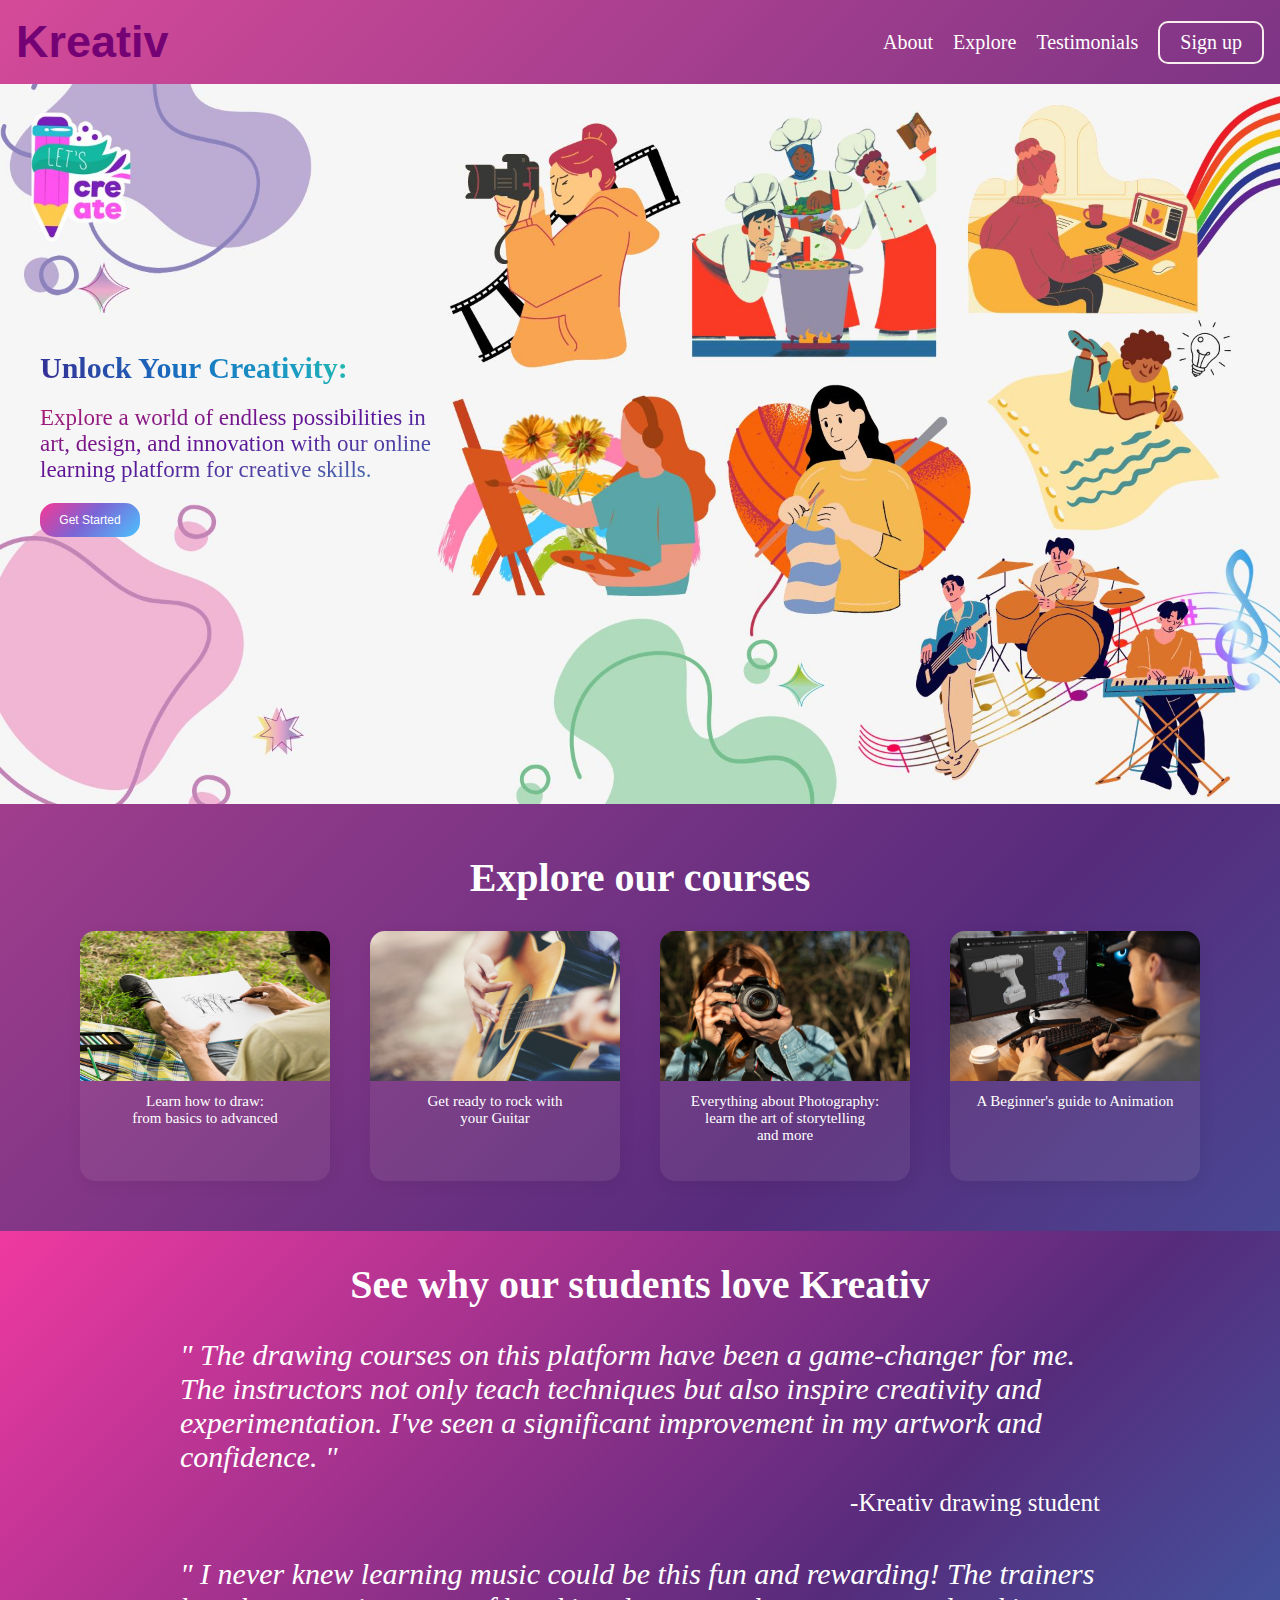
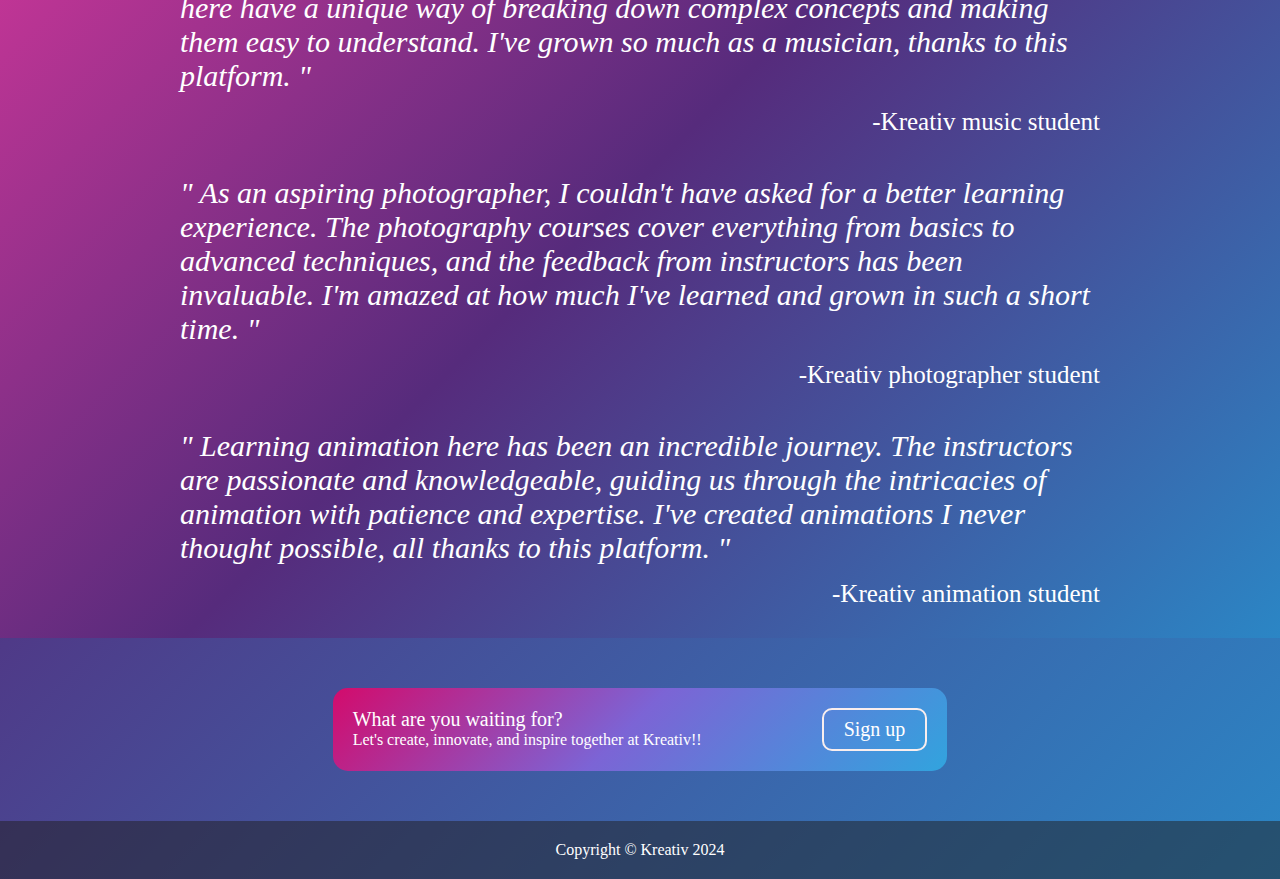
<file: landing-page/index.html>
<!DOCTYPE html>
<html lang="en">
  <head>
    <meta charset="UTF-8" />
    <meta name="viewport" content="width=device-width, initial-scale=1.0" />
    <title>Kreativ Landing Page</title>
    <link rel="stylesheet" href="style.css" />
  </head>
  <body>
    <div class="header">
      <div id="logo">Kreativ</div>
      <ul type="none">
        <li><a href="#about">About</a></li>
        <li><a href="#explore">Explore</a></li>
        <li><a href="#feedback">Testimonials</a></li>
        <button class="sign-up">Sign up</button>
      </ul>
    </div>

    <div class="content">
      <div id="about" class="hero">
        <img
          src="images/hero.jpg"
          alt="creative skills image"
          width="100%"
          height="auto"
        />
        <div class="container">
          <div class="title">Unlock Your Creativity:</div>
          <p>
            Explore a world of endless possibilities in <br />art, design, and
            innovation with our online <br/>learning platform for creative
            skills.
          </p>
          <button id="start">Get Started</button>
        </div>
      </div>

      <div id="explore" class="courses">
        <div class="heading">Explore our courses</div>
        <div class="cards">
          <div class="card">
            <img src="images/drawing.jpg" alt="a boy drawing" />
            <p>Learn how to draw: <br />from basics to advanced</p>
          </div>

          <div class="card">
            <img src="images/music.jpg" alt="a person playing guitar" />
            <p>Get ready to rock with <br />your Guitar</p>
          </div>

          <div class="card">
            <img
              src="images/photography.jpg"
              alt="a woman taking a photo with a camera"
            />
            <p>
              Everything about Photography: <br />learn the art of storytelling
              <br />and more
            </p>
          </div>

          <div class="card">
            <img
              src="images/animation.jpg"
              alt="a woman taking a photo with a camera"
            />
            <p>A Beginner's guide to Animation</p>
          </div>
        </div>
      </div>

      <div id="feedback" class="testimonials">
        <div class="heading">See why our students love Kreativ</div>
        <div class="students">
          <div class="student">
            <p>
              " The drawing courses on this platform have been a game-changer for
              me. The instructors not only teach techniques but also inspire
              creativity and experimentation. I've seen a significant improvement
              in my artwork and confidence. "
            </p>
            <p class="name">-Kreativ drawing student</p>
          </div>
          
          <div class="student">
            <p>
              " I never knew learning music could be this fun and rewarding! The
              trainers here have a unique way of breaking down complex concepts
              and making them easy to understand. I've grown so much as a
              musician, thanks to this platform. "
            </p>
            <p class="name">-Kreativ music student</p>
          </div>

          <div class="student">
            <p>
              " As an aspiring photographer, I couldn't have asked for a better
              learning experience. The photography courses cover everything from
              basics to advanced techniques, and the feedback from instructors has
              been invaluable. I'm amazed at how much I've learned and grown in
              such a short time. "
            </p>
            <p class="name">-Kreativ photographer student</p>
  
          </div>

          <div class="student">
            <p>
              " Learning animation here has been an incredible journey. The
              instructors are passionate and knowledgeable, guiding us through the
              intricacies of animation with patience and expertise. I've created
              animations I never thought possible, all thanks to this platform. "
            </p>
            <p class="name">-Kreativ animation student</p>
          </div>
        </div>
      </div>

      <div class="action">
        <div class="action-box">
          <div class="text"><span style="font-size: 20px;">What are you waiting for?</span><br>Let's create, innovate, and inspire together at Kreativ!!</div>
          <button class="sign-up">Sign up</button>
        </div>
      </div>

    </div>

    <div class="footer">
      <div class="copyright">Copyright &copy; Kreativ 2024</div>
    </div>

  </body>
</html>
</file>
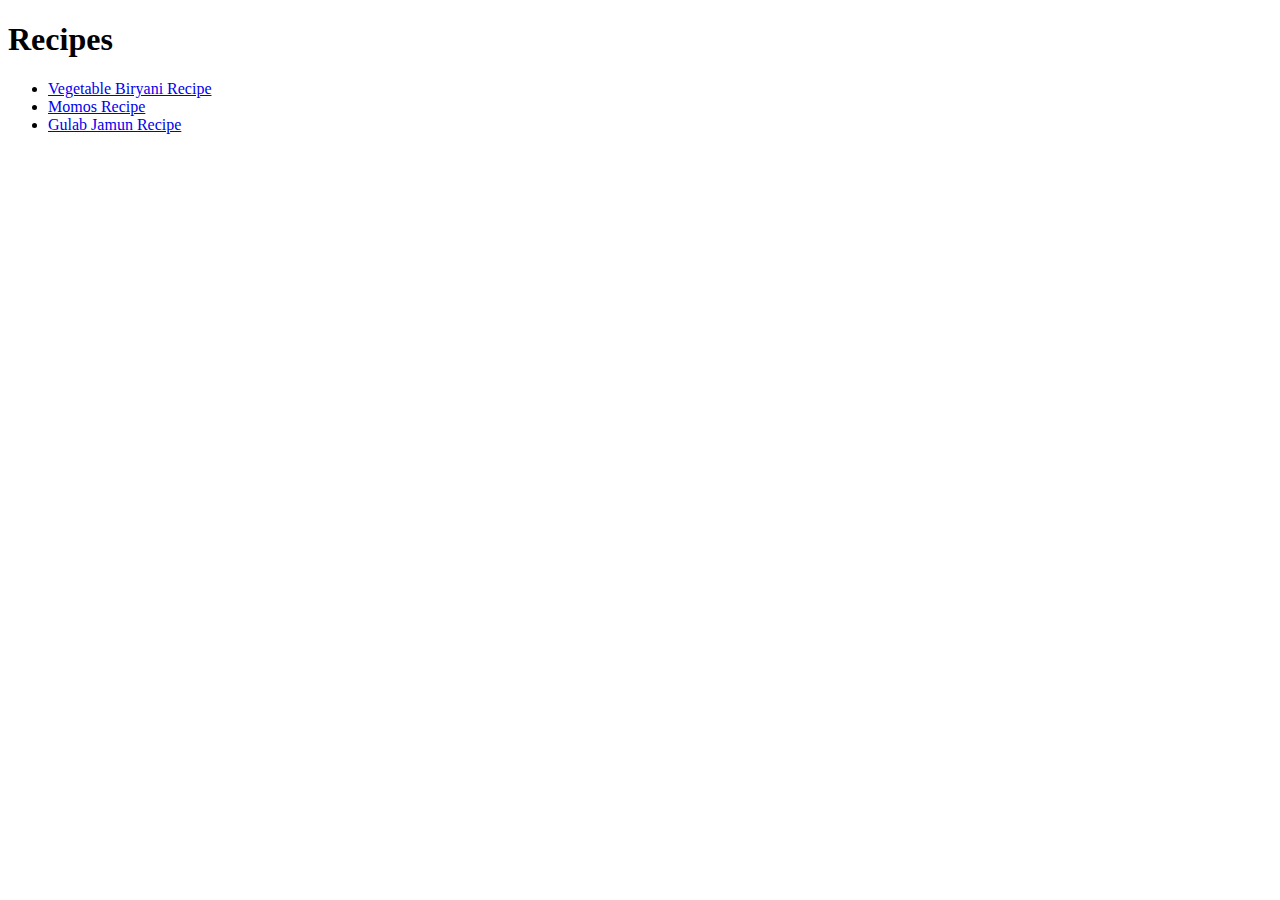
<file: project-recipes/index.html>
<!DOCTYPE html>
<html lang="en">
<head>
    <meta charset="UTF-8">
    <meta name="viewport" content="width=device-width, initial-scale=1.0">
    <title>Recipes Project</title>
</head>
<body>
    <h1>Recipes</h1>

    <ul>
        <li><a href="recipes/Vegetable-Biryani.html">Vegetable Biryani Recipe</a></li>
        <li><a href="recipes/Momos.html">Momos Recipe</a></li>
        <li><a href="recipes/Gulab-Jamun.html">Gulab Jamun Recipe</a></li>

    </ul>
</body>
</html>
</file>
<file: landing-page/style.css>
html{
    box-sizing: border-box;
}

body{
    display: flex;
    flex-direction: column;
    justify-content: space-between;
    margin: 0;
    padding: 0;
    background-image: linear-gradient(-225deg, #d54a99 0%, #562B7C 52%, #2B86C5 100%);
    color: white;
    font-family: Cambria, Cochin, Georgia, Times, 'Times New Roman', serif;
}

a{
    text-decoration: none;
    color: white;
}

p{
    margin: 0;
    padding: 0;
}

.header{
    display: flex;
    justify-content: space-between;
    align-items: center;
    padding: 16px;
    flex-wrap: wrap;
}

#logo{
    font-family: 'Gill Sans', 'Gill Sans MT', Calibri, 'Trebuchet MS', sans-serif;
    font-size: 45px;
    font-weight: 700;
    color:rgb(117, 2, 117);
}

ul{
    display: flex;
    gap: 20px;
    margin: 0;
    padding: 0;
    justify-content: center;
    align-items: center;
    font-size: 20px;
    flex-wrap: wrap;
}

.sign-up{
    border-radius: 10px;
    padding: 8px 20px;
    background: none;
    border:2px solid rgb(249, 238, 238);
    color: white;
    font-size: 20px;
    font-family: Cambria, Cochin, Georgia, Times, 'Times New Roman', serif;
}

.content{
    display: flex;
    flex-direction: column;
    flex: 1;
    gap: 50px;
}

.hero{
    position: relative;
    display: flex;
}

.container{
    position: absolute;
    padding-left: 40px;
    display: flex;
    gap: 20px;
    flex-direction: column;
    justify-content: center;
    top: 50%;
    bottom: 50%;
    
}

.container .title{
    font-size: 30px;
    font-weight: 700;
    background-image: linear-gradient(60deg, #362b93 0%, #1772c2 37%, #1b9ec2 65%, #2de68c 100%);
    -webkit-background-clip: text;
    background-clip: text;
    color: transparent;
}

.container #start{
    max-width: 100px;
    padding: 10px 15px;
    border-radius: 15px;
    font-size: 12px;
    border: none;
    color: white;
    background: linear-gradient(-225deg, #f73794 0%, #7C64D5 48%, #4CC3FF 100%);

}

.container p{
    background:linear-gradient(to bottom right,#b21c71,#5a1498,#3c82b4) ;
    -webkit-background-clip: text;
    background-clip: text;
    color: transparent;
    font-size: 23px;
}

.courses{
    display: flex;
    flex-direction: column;
    justify-content: center;
    align-items: center;
    gap: 30px;
}

.courses .cards{
    display: flex;
    justify-content: center;
    align-items: center;
    flex-wrap: wrap;
    text-align: center;
    gap: 40px;
}

.card{
    min-width: 250px;
    height: 250px;
    box-shadow: 2px 4px 16px rgba(8, 5, 5, 0.06);
    border: 1px rgb(94, 89, 89);
    border-radius: 15px;
    background-color: rgba(206, 191, 191, 0.1);
}

.card img{
    width: 250px;
    height: 150px;
    border-radius: 15px 15px 0px 0px;
}

.card p{
    padding: 8px;
    font-size: 15px;
}

.testimonials{
    display: flex;
    flex-direction: column;
    justify-content: center;
    align-items: center;
    padding: 30px;
    gap: 30px;
    background: linear-gradient(-225deg, #ef39a0 0%, #562B7C 52%, #2B86C5 100%);
}

.students{
    display: flex;
    flex-direction: column;
    justify-content: center;
    align-items: center;
    gap: 40px;
    padding-left: 150px;
    padding-right: 150px;
    font-style: italic;
    font-weight: lighter;
    font-size: 30px;
}

.student{
    display: flex;
    flex-direction: column;
}

.student .name{
    padding-top: 15px;
    font-style: normal;
    align-self: flex-end;
    font-size: 25px;

}

.heading{
    font-size: 40px;
    font-weight: 700;
}

.action{
    display: flex;
    justify-content: center;
    align-items: center;
    padding-bottom: 20px;
}

.action-box{
    display: flex;
    gap: 120px;
    padding: 20px;
    border-radius: 15px;
    background: linear-gradient(-225deg, #d30b6c 0%, #7C64D5 48%, #31a4de 100%);
}

.sign-up{
    border-radius: 10px;
    padding: 8px 20px;
    background: none;
    border:2px solid rgb(249, 238, 238);
    color: white;
    font-size: 20px;
    font-family: Cambria, Cochin, Georgia, Times, 'Times New Roman', serif;
}

.footer{
    text-align: center;
    margin-top: 30px;
    padding: 20px;
    background-color: rgba(32, 30, 30, 0.5);
}
</file>
